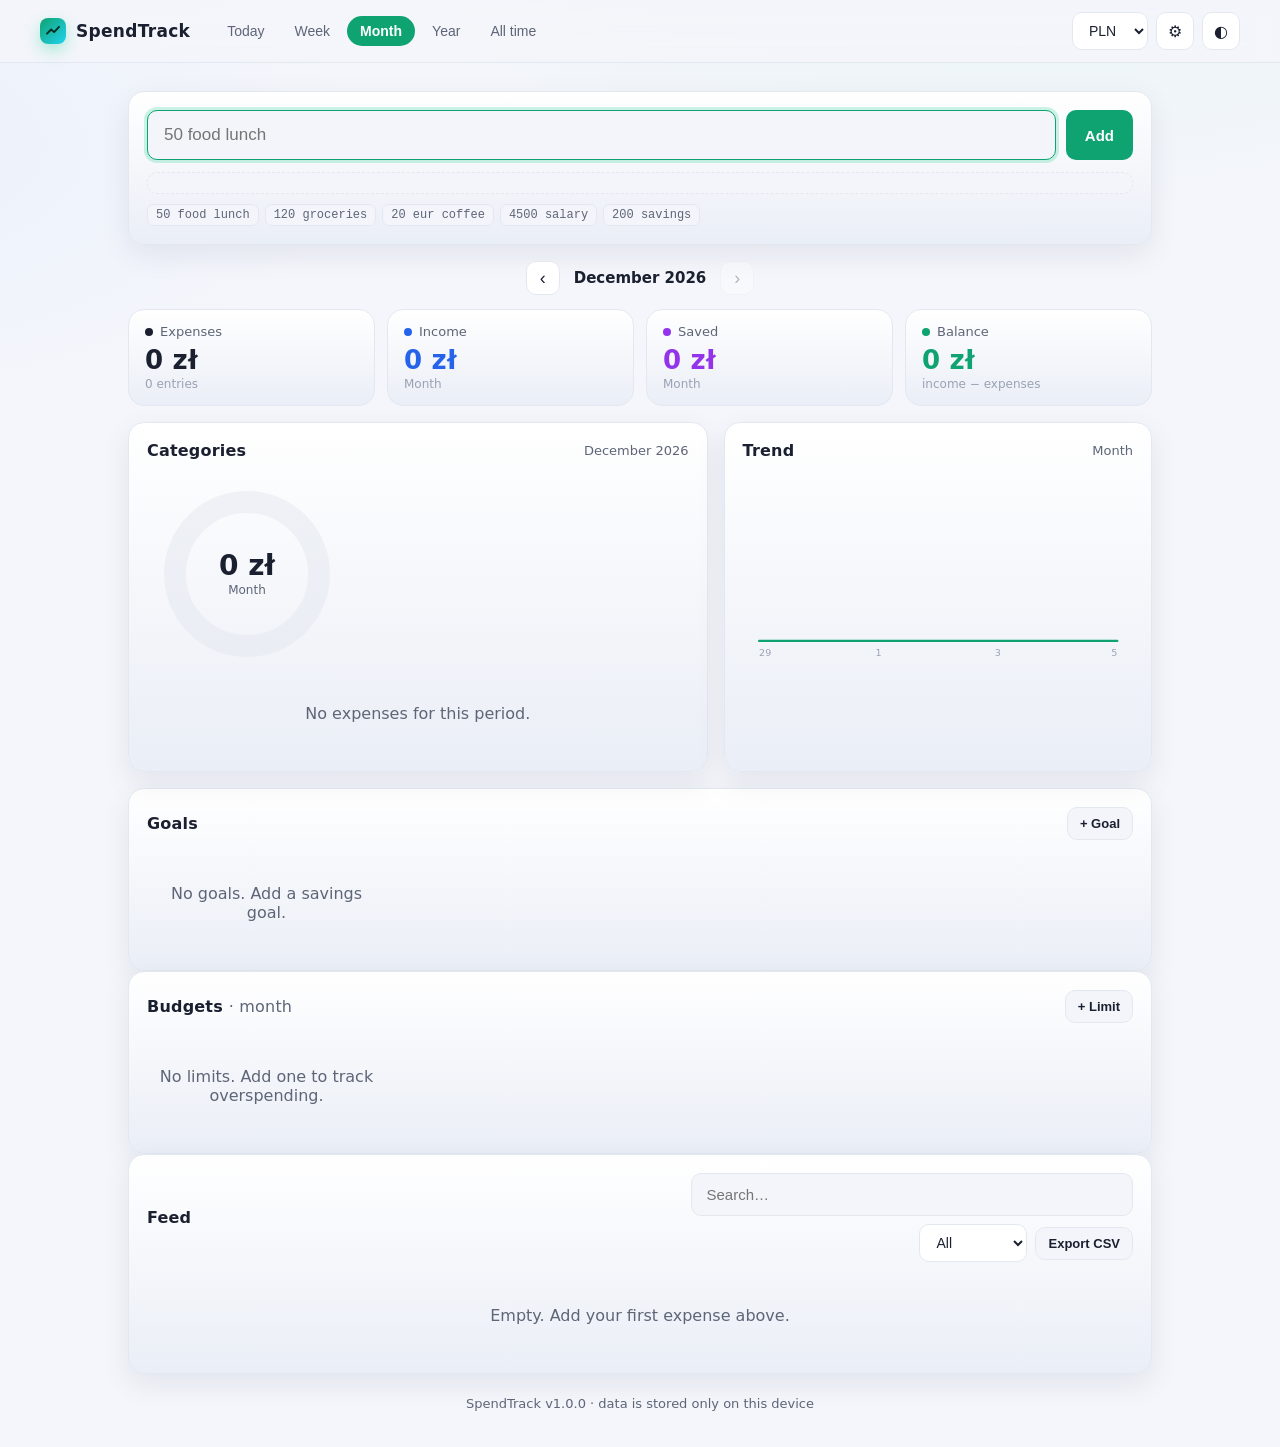
<file: web/static/index.html>
<!DOCTYPE html>
<html lang="en" data-theme="dark">
<head>
  <meta charset="utf-8" />
  <meta name="viewport" content="width=device-width, initial-scale=1, viewport-fit=cover" />
  <meta name="theme-color" content="#0f1115" />
  <title>SpendTrack</title>
  <link rel="icon" type="image/svg+xml" href="icons/favicon.svg" />
  <link rel="manifest" href="manifest.webmanifest" />
  <!-- установка как приложение (Android/iOS) -->
  <meta name="mobile-web-app-capable" content="yes" />
  <meta name="apple-mobile-web-app-capable" content="yes" />
  <meta name="apple-mobile-web-app-status-bar-style" content="black-translucent" />
  <meta name="apple-mobile-web-app-title" content="SpendTrack" />
  <link rel="apple-touch-icon" href="icons/apple-touch-icon.png" />
  <link rel="stylesheet" href="styles.css" />
</head>
<body>
  <!-- Шапка -->
  <header class="topbar">
    <div class="brand">
      <span class="logo" aria-hidden="true"></span>
      <span class="brand-name">SpendTrack</span>
    </div>
    <nav class="periods" id="periods" data-i18n-aria="period"></nav>
    <div class="topbar-actions">
      <select id="currency" class="select select--ghost" data-i18n-aria="currency" hidden></select>
      <button id="dataBtn" class="icon-btn" data-i18n-title="settings" data-i18n-aria="settings">⚙</button>
      <button id="themeToggle" class="icon-btn" data-i18n-title="theme" data-i18n-aria="theme">◐</button>
    </div>
  </header>

  <main class="container">
    <!-- Быстрый ввод -->
    <section class="composer card">
      <form id="addForm" autocomplete="off">
        <input id="addInput" class="input input--lg" data-i18n-ph="add_ph" autofocus
               data-i18n-aria="new_expense" />
        <button class="btn btn--primary" type="submit" data-i18n="add"></button>
      </form>
      <div id="preview" class="preview" hidden></div>
      <div class="hint" id="hint"></div>
    </section>

    <!-- Карточки итогов -->
    <section class="stats" id="stats"></section>

    <!-- Диаграмма + динамика -->
    <section class="grid-2">
      <div class="card chart-card">
        <div class="card-head">
          <h2 data-i18n="categories"></h2>
          <span class="period-label" id="chartPeriod"></span>
        </div>
        <div class="chart-body">
          <div class="donut-wrap">
            <svg id="donut" viewBox="0 0 200 200" role="img" data-i18n-aria="chart_aria"></svg>
          </div>
          <ul class="legend" id="legend"></ul>
        </div>
        <div class="empty" id="chartEmpty" data-i18n="chart_empty" hidden></div>
      </div>

      <div class="card trend-card">
        <div class="card-head"><h2 data-i18n="trend"></h2><span class="period-label" id="trendLabel"></span></div>
        <div id="trend" class="trend"></div>
      </div>
    </section>

    <!-- Инсайты -->
    <section class="card insights-card" id="insightsCard" hidden>
      <div class="card-head"><h2 data-i18n="ins_title"></h2></div>
      <div id="insights" class="insights"></div>
    </section>

    <!-- Цели накоплений -->
    <section class="card goals-card">
      <div class="card-head">
        <h2 data-i18n="goals"></h2>
        <button id="addGoalBtn" class="btn btn--ghost btn--sm" data-i18n="add_goal"></button>
      </div>
      <div id="goals" class="budgets"></div>
    </section>

    <!-- Бюджеты -->
    <section class="card budgets-card">
      <div class="card-head">
        <h2><span data-i18n="budgets"></span> <span class="muted">· <span data-i18n="month_lc"></span></span></h2>
        <button id="addBudgetBtn" class="btn btn--ghost btn--sm" data-i18n="add_limit"></button>
      </div>
      <div id="budgets" class="budgets"></div>
    </section>

    <!-- Лента -->
    <section class="card feed-card">
      <div class="card-head">
        <h2 data-i18n="feed"></h2>
        <div class="card-head-actions">
          <input id="feedSearch" type="search" class="input input--search" data-i18n-ph="search_ph" />
          <select id="feedKind" class="select select--ghost">
            <option value="" data-i18n="f_all"></option>
            <option value="expense" data-i18n="f_expense"></option>
            <option value="income" data-i18n="f_income"></option>
            <option value="savings" data-i18n="f_savings"></option>
          </select>
          <button id="exportBtn" type="button" class="btn btn--ghost btn--sm" data-i18n="export_csv"></button>
        </div>
      </div>
      <div id="feed" class="feed"></div>
      <div class="empty" id="feedEmpty" data-i18n="feed_empty" hidden></div>
    </section>

    <footer class="foot muted">
      SpendTrack <span id="version"></span> · <span data-i18n="footer"></span>
    </footer>
  </main>

  <!-- Модалка редактирования -->
  <div id="editModal" class="overlay hidden">
    <form id="editForm" class="modal card">
      <div class="card-head"><h2><span data-i18n="record"></span> <span id="editId" class="muted"></span></h2>
        <button type="button" class="icon-btn" id="editClose" data-i18n-aria="close">✕</button></div>
      <label class="field"><span data-i18n="amount"></span>
        <input id="editAmount" class="input" type="number" step="0.01" min="0" /></label>
      <label class="field"><span data-i18n="currency"></span>
        <select id="editCurrency" class="select"></select></label>
      <label class="field"><span data-i18n="type"></span>
        <select id="editKind" class="select">
          <option value="expense" data-i18n="t_expense"></option>
          <option value="income" data-i18n="t_income"></option>
          <option value="savings" data-i18n="t_savings"></option>
        </select></label>
      <label class="field"><span data-i18n="category"></span>
        <select id="editCategory" class="select"></select></label>
      <label class="field"><span data-i18n="note"></span>
        <input id="editNote" class="input" /></label>
      <label class="field"><span data-i18n="datetime"></span>
        <input id="editDate" class="input" type="datetime-local" /></label>
      <div class="modal-actions">
        <button type="button" class="btn btn--danger" id="editDelete" data-i18n="delete"></button>
        <button type="submit" class="btn btn--primary" data-i18n="save"></button>
      </div>
    </form>
  </div>

  <!-- Модалка бюджета -->
  <div id="budgetModal" class="overlay hidden">
    <form id="budgetForm" class="modal card modal--sm">
      <div class="card-head"><h2 data-i18n="limit_title"></h2>
        <button type="button" class="icon-btn" id="budgetClose" data-i18n-aria="close">✕</button></div>
      <label class="field"><span data-i18n="category"></span>
        <select id="budgetCategory" class="select"></select></label>
      <label class="field"><span data-i18n="limit_month"></span>
        <input id="budgetLimit" class="input" type="number" step="1" min="0" placeholder="900" /></label>
      <div class="modal-actions">
        <button type="button" class="btn btn--danger" id="budgetDelete" data-i18n="remove"></button>
        <button type="submit" class="btn btn--primary" data-i18n="save"></button>
      </div>
    </form>
  </div>

  <!-- Модалка цели -->
  <div id="goalModal" class="overlay hidden">
    <form id="goalForm" class="modal card modal--sm">
      <div class="card-head"><h2 data-i18n="goal_title"></h2>
        <button type="button" class="icon-btn" id="goalClose" data-i18n-aria="close">✕</button></div>
      <label class="field"><span data-i18n="goal_name"></span>
        <input id="goalName" class="input" maxlength="60" data-i18n-ph="goal_name_ph" /></label>
      <label class="field"><span data-i18n="goal_target"></span>
        <input id="goalTarget" class="input" type="number" step="1" min="0" placeholder="5000" /></label>
      <label class="field"><span data-i18n="goal_saved"></span>
        <input id="goalSaved" class="input" type="number" step="1" min="0" placeholder="0" /></label>
      <div class="modal-actions">
        <button type="button" class="btn btn--danger" id="goalDelete" data-i18n="delete"></button>
        <button type="submit" class="btn btn--primary" data-i18n="save"></button>
      </div>
    </form>
  </div>

  <!-- Данные и настройки -->
  <div id="dataModal" class="overlay hidden">
    <form id="dataForm" class="modal card" onsubmit="return false">
      <div class="card-head"><h2 data-i18n="settings"></h2>
        <button type="button" class="icon-btn" id="dataClose" data-i18n-aria="close">✕</button></div>
      <div id="dataBody" class="bank-body"></div>
    </form>
  </div>

  <!-- Своё подтверждение (вместо системного confirm) -->
  <div id="confirmModal" class="overlay hidden">
    <div class="modal card modal--sm">
      <div class="card-head"><h2 data-i18n="confirm_title"></h2></div>
      <p id="confirmText" class="muted"></p>
      <div class="modal-actions">
        <button type="button" class="btn btn--ghost" id="confirmCancel" data-i18n="cancel"></button>
        <button type="button" class="btn btn--danger" id="confirmOk" data-i18n="delete"></button>
      </div>
    </div>
  </div>

  <div id="toast" class="toast" role="status" aria-live="polite"></div>
  <script src="core.js"></script>
  <script src="i18n.js"></script>
  <script src="store.js"></script>
  <script src="localapi.js"></script>
  <script src="app.js"></script>
</body>
</html>
</file>
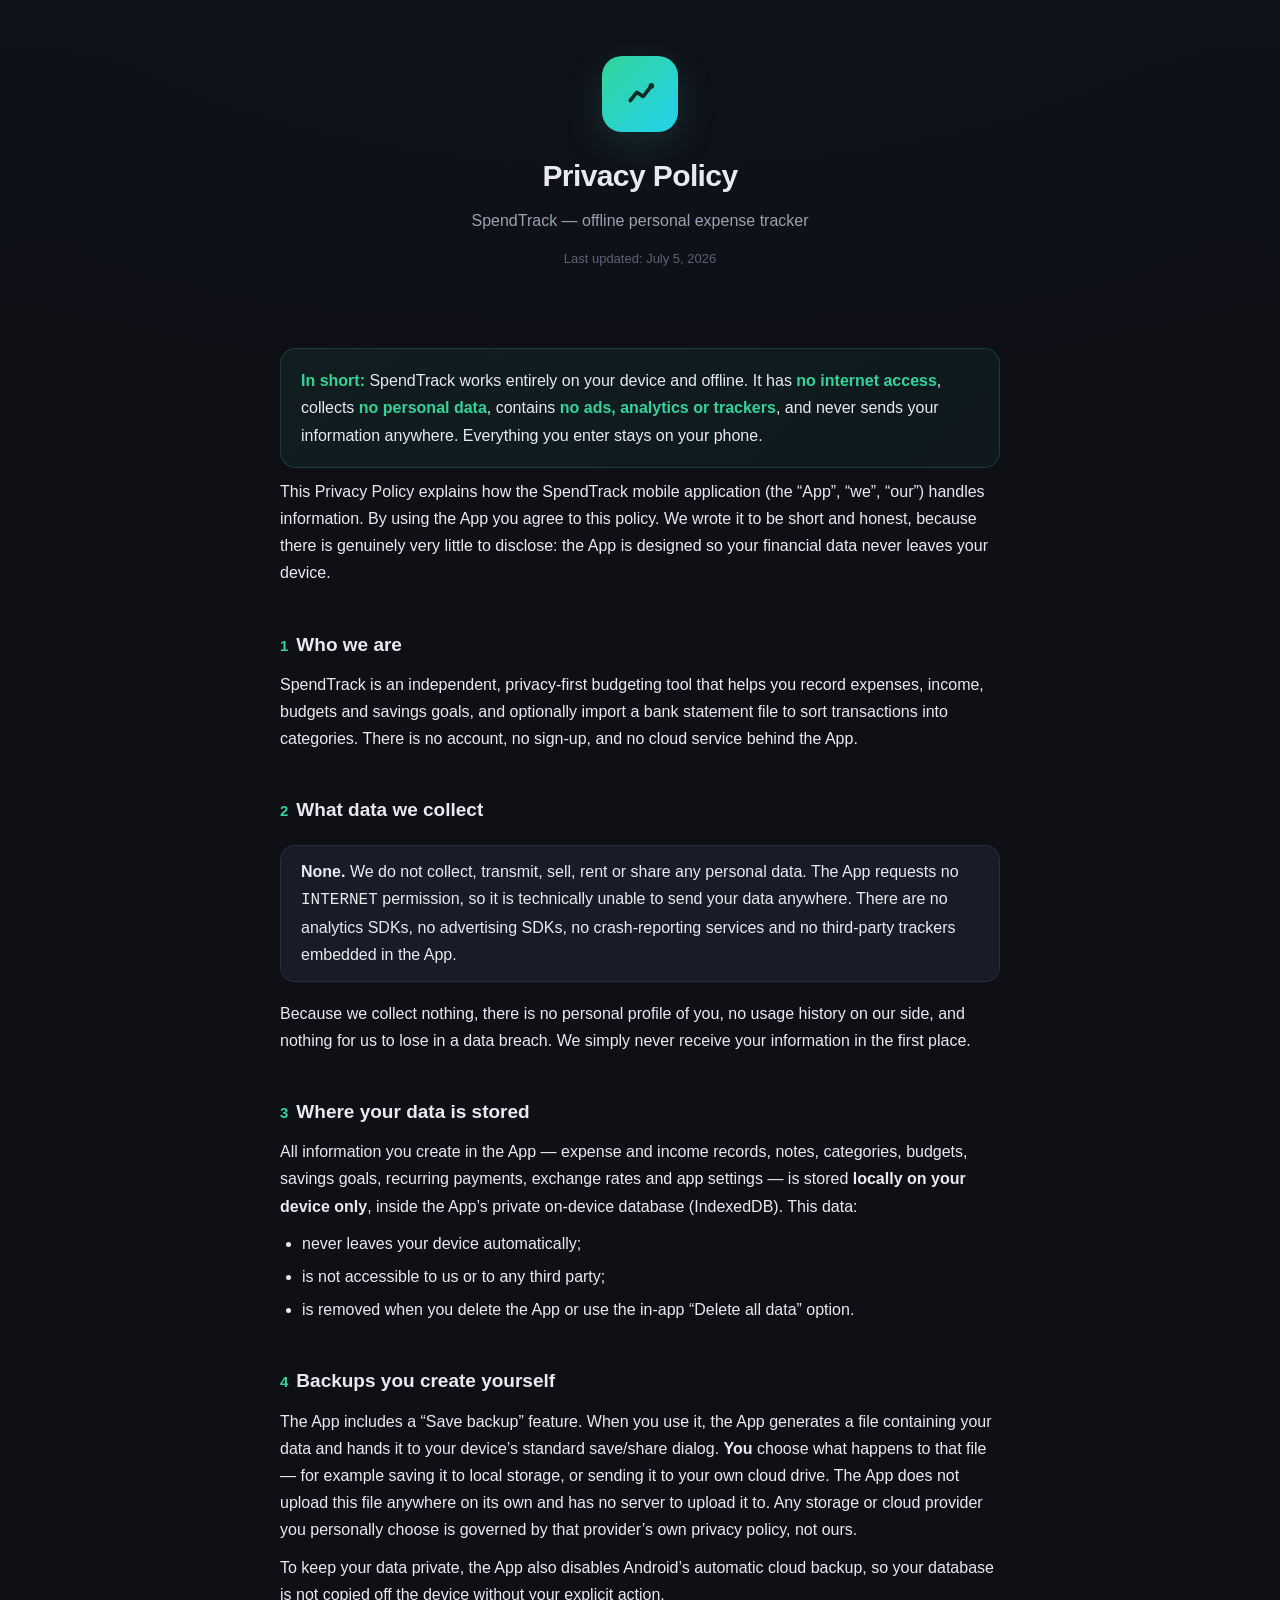
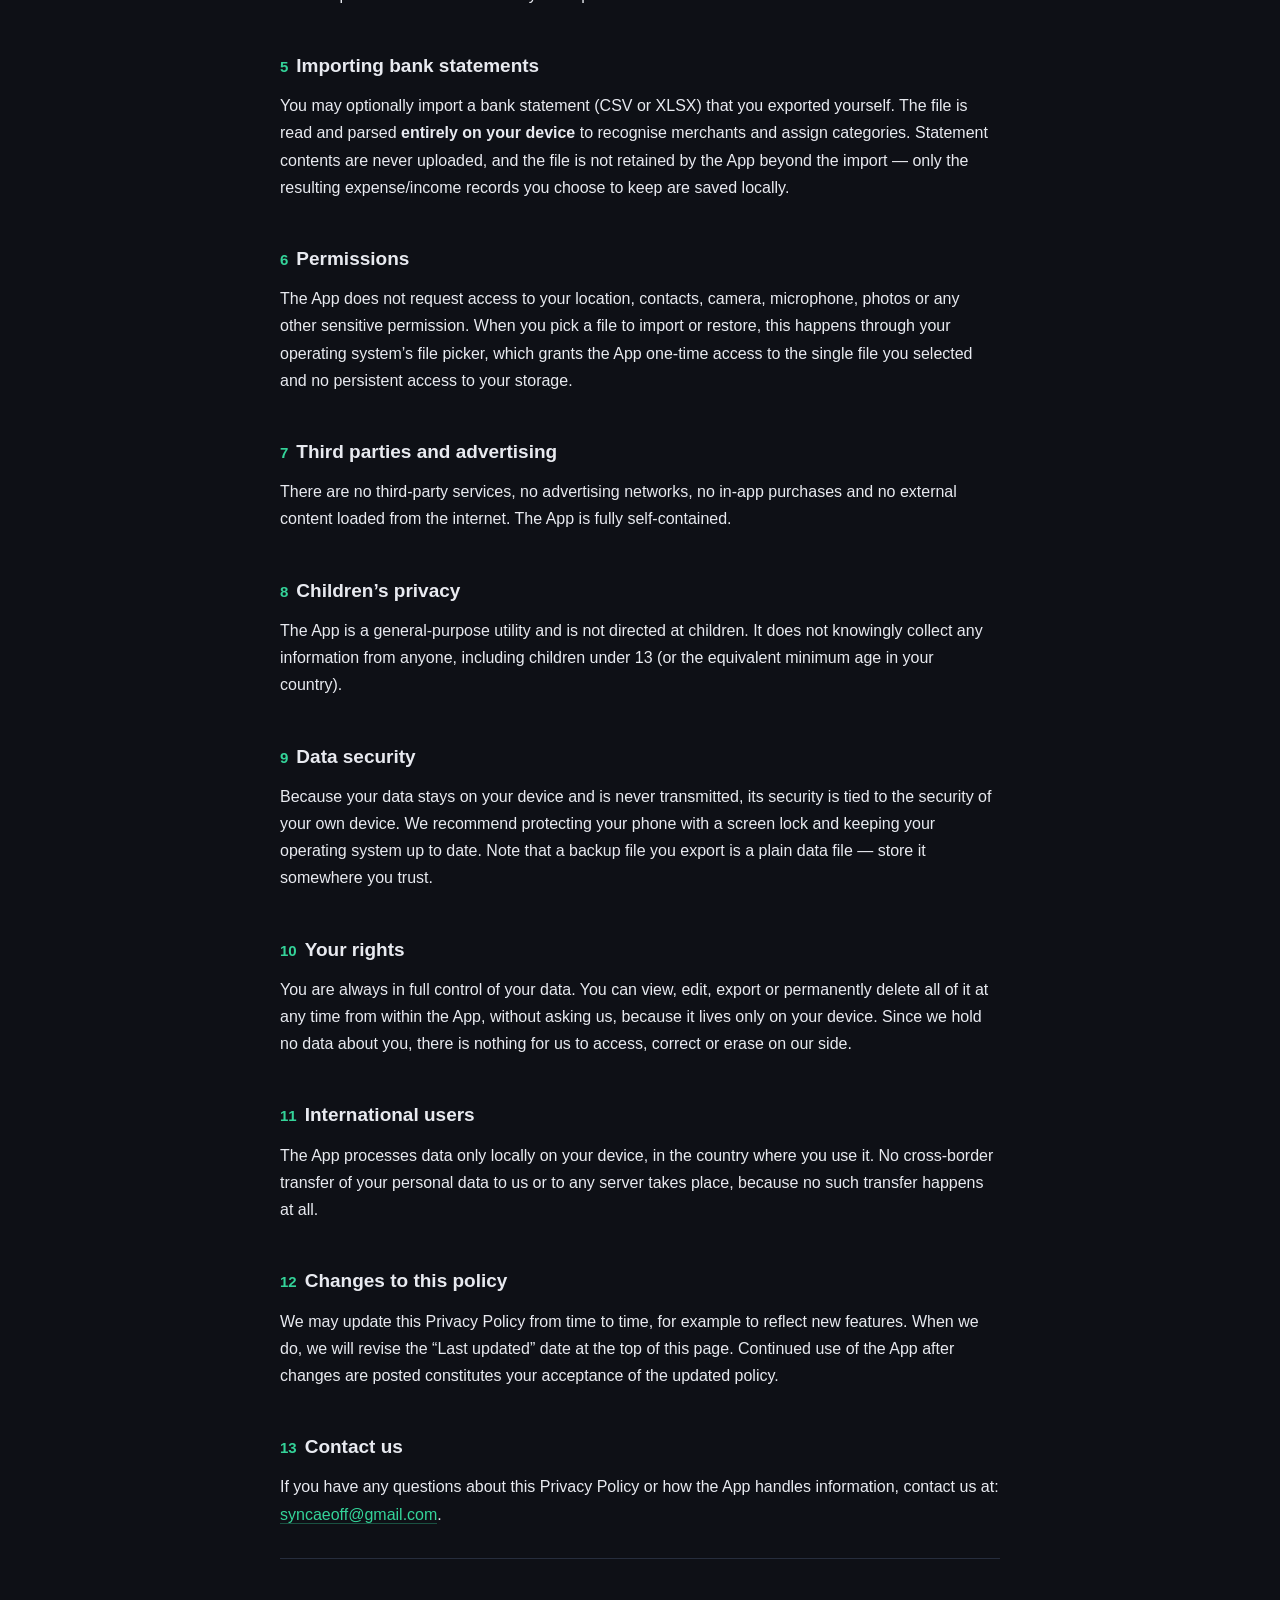
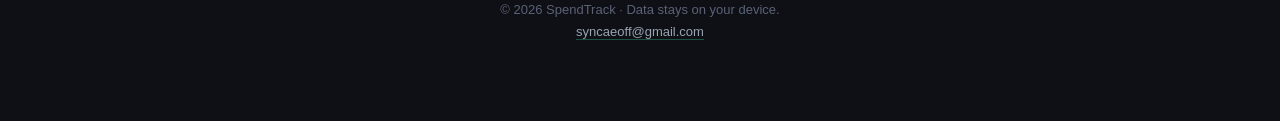
<file: web/static/privacy.html>
<!DOCTYPE html>
<html lang="en">
<head>
  <meta charset="utf-8" />
  <meta name="viewport" content="width=device-width, initial-scale=1" />
  <meta name="color-scheme" content="dark light" />
  <title>SpendTrack — Privacy Policy</title>
  <meta name="description" content="SpendTrack is an offline, on-device expense tracker. It collects no data, has no internet access, no ads and no trackers." />
  <style>
    :root{
      --bg:#0e1016; --panel:#171c28; --panel-2:#1d2330; --line:#262d3d;
      --text:#e8eaf0; --muted:#9aa3b2; --faint:#5b6276; --brand:#34d399; --brand2:#22d3ee;
    }
    *{box-sizing:border-box}
    html{-webkit-text-size-adjust:100%}
    body{
      margin:0; background:radial-gradient(1200px 600px at 50% -200px, #16233020, transparent), var(--bg);
      color:var(--text); font:16px/1.7 -apple-system,BlinkMacSystemFont,"Segoe UI",Roboto,Helvetica,Arial,sans-serif;
    }
    .wrap{max-width:760px; margin:0 auto; padding:0 20px 80px}
    header.hero{
      text-align:center; padding:56px 20px 40px;
      background:linear-gradient(180deg, #12182420, transparent);
    }
    .logo{
      width:76px; height:76px; border-radius:20px; margin:0 auto 18px;
      background:linear-gradient(135deg,var(--brand),var(--brand2));
      display:flex; align-items:center; justify-content:center; box-shadow:0 12px 40px #34d39926;
    }
    .logo svg{width:52px; height:52px}
    h1{font-size:30px; margin:0 0 6px; letter-spacing:-.02em}
    .sub{color:var(--muted); margin:0}
    .updated{color:var(--faint); font-size:13px; margin-top:14px}
    .tldr{
      background:linear-gradient(135deg,#34d39912,#22d3ee0c);
      border:1px solid #34d39933; border-radius:16px; padding:18px 20px; margin:28px 0 8px;
    }
    .tldr b{color:var(--brand)}
    h2{font-size:19px; margin:34px 0 10px; padding-top:8px}
    h2 .n{color:var(--brand); font-variant-numeric:tabular-nums; margin-right:8px; font-size:15px}
    p{margin:10px 0}
    ul{margin:10px 0; padding-left:22px}
    li{margin:6px 0}
    a{color:var(--brand); text-decoration:none; border-bottom:1px solid #34d39955}
    a:hover{border-bottom-color:var(--brand)}
    .card{background:var(--panel); border:1px solid var(--line); border-radius:14px; padding:2px 20px; margin:18px 0}
    hr{border:0; border-top:1px solid var(--line); margin:30px 0}
    .muted{color:var(--muted)}
    footer{color:var(--faint); font-size:13px; text-align:center; margin-top:40px}
    footer a{color:var(--muted)}
    @media (max-width:520px){ h1{font-size:25px} header.hero{padding:40px 16px 28px} }
  </style>
</head>
<body>
  <header class="hero">
    <div class="logo" aria-hidden="true">
      <svg viewBox="0 0 64 64" xmlns="http://www.w3.org/2000/svg">
        <path d="M20 40 L28 30 L36 35 L46 22" fill="none" stroke="#052e22" stroke-width="4.5" stroke-linecap="round" stroke-linejoin="round"/>
        <circle cx="46" cy="22" r="3.4" fill="#052e22"/>
      </svg>
    </div>
    <h1>Privacy Policy</h1>
    <p class="sub">SpendTrack — offline personal expense tracker</p>
    <p class="updated">Last updated: July 5, 2026</p>
  </header>

  <main class="wrap">
    <div class="tldr">
      <b>In short:</b> SpendTrack works entirely on your device and offline. It has
      <b>no internet access</b>, collects <b>no personal data</b>, contains
      <b>no ads, analytics or trackers</b>, and never sends your information anywhere.
      Everything you enter stays on your phone.
    </div>

    <p>This Privacy Policy explains how the SpendTrack mobile application (the
    “App”, “we”, “our”) handles information. By using the App you agree to this
    policy. We wrote it to be short and honest, because there is genuinely very
    little to disclose: the App is designed so your financial data never leaves
    your device.</p>

    <h2><span class="n">1</span>Who we are</h2>
    <p>SpendTrack is an independent, privacy-first budgeting tool that helps you
    record expenses, income, budgets and savings goals, and optionally import a
    bank statement file to sort transactions into categories. There is no account,
    no sign-up, and no cloud service behind the App.</p>

    <h2><span class="n">2</span>What data we collect</h2>
    <div class="card">
      <p><b>None.</b> We do not collect, transmit, sell, rent or share any personal
      data. The App requests no <code>INTERNET</code> permission, so it is
      technically unable to send your data anywhere. There are no analytics SDKs,
      no advertising SDKs, no crash-reporting services and no third-party trackers
      embedded in the App.</p>
    </div>
    <p>Because we collect nothing, there is no personal profile of you, no usage
    history on our side, and nothing for us to lose in a data breach. We simply
    never receive your information in the first place.</p>

    <h2><span class="n">3</span>Where your data is stored</h2>
    <p>All information you create in the App — expense and income records, notes,
    categories, budgets, savings goals, recurring payments, exchange rates and app
    settings — is stored <b>locally on your device only</b>, inside the App’s
    private on-device database (IndexedDB). This data:</p>
    <ul>
      <li>never leaves your device automatically;</li>
      <li>is not accessible to us or to any third party;</li>
      <li>is removed when you delete the App or use the in-app “Delete all data” option.</li>
    </ul>

    <h2><span class="n">4</span>Backups you create yourself</h2>
    <p>The App includes a “Save backup” feature. When you use it, the App generates
    a file containing your data and hands it to your device’s standard save/share
    dialog. <b>You</b> choose what happens to that file — for example saving it to
    local storage, or sending it to your own cloud drive. The App does not upload
    this file anywhere on its own and has no server to upload it to. Any storage or
    cloud provider you personally choose is governed by that provider’s own privacy
    policy, not ours.</p>
    <p>To keep your data private, the App also disables Android’s automatic cloud
    backup, so your database is not copied off the device without your explicit
    action.</p>

    <h2><span class="n">5</span>Importing bank statements</h2>
    <p>You may optionally import a bank statement (CSV or XLSX) that you exported
    yourself. The file is read and parsed <b>entirely on your device</b> to
    recognise merchants and assign categories. Statement contents are never
    uploaded, and the file is not retained by the App beyond the import — only the
    resulting expense/income records you choose to keep are saved locally.</p>

    <h2><span class="n">6</span>Permissions</h2>
    <p>The App does not request access to your location, contacts, camera,
    microphone, photos or any other sensitive permission. When you pick a file to
    import or restore, this happens through your operating system’s file picker,
    which grants the App one-time access to the single file you selected and no
    persistent access to your storage.</p>

    <h2><span class="n">7</span>Third parties and advertising</h2>
    <p>There are no third-party services, no advertising networks, no in-app
    purchases and no external content loaded from the internet. The App is fully
    self-contained.</p>

    <h2><span class="n">8</span>Children’s privacy</h2>
    <p>The App is a general-purpose utility and is not directed at children. It does
    not knowingly collect any information from anyone, including children under 13
    (or the equivalent minimum age in your country).</p>

    <h2><span class="n">9</span>Data security</h2>
    <p>Because your data stays on your device and is never transmitted, its security
    is tied to the security of your own device. We recommend protecting your phone
    with a screen lock and keeping your operating system up to date. Note that a
    backup file you export is a plain data file — store it somewhere you trust.</p>

    <h2><span class="n">10</span>Your rights</h2>
    <p>You are always in full control of your data. You can view, edit, export or
    permanently delete all of it at any time from within the App, without asking us,
    because it lives only on your device. Since we hold no data about you, there is
    nothing for us to access, correct or erase on our side.</p>

    <h2><span class="n">11</span>International users</h2>
    <p>The App processes data only locally on your device, in the country where you
    use it. No cross-border transfer of your personal data to us or to any server
    takes place, because no such transfer happens at all.</p>

    <h2><span class="n">12</span>Changes to this policy</h2>
    <p>We may update this Privacy Policy from time to time, for example to reflect
    new features. When we do, we will revise the “Last updated” date at the top of
    this page. Continued use of the App after changes are posted constitutes your
    acceptance of the updated policy.</p>

    <h2><span class="n">13</span>Contact us</h2>
    <p>If you have any questions about this Privacy Policy or how the App handles
    information, contact us at:
    <a href="mailto:syncaeoff@gmail.com">syncaeoff@gmail.com</a>.</p>

    <hr />
    <footer>
      © 2026 SpendTrack · Data stays on your device.<br />
      <a href="mailto:syncaeoff@gmail.com">syncaeoff@gmail.com</a>
    </footer>
  </main>
</body>
</html>
</file>
<file: web/static/styles.css>
/* Оформление SpendTrack. По умолчанию тёмная тема, светлая — по кнопке. */

:root {
  --bg: #0e1016;
  --bg-soft: #141823;
  --panel: #171c28;
  --panel-2: #1d2330;
  --line: #262d3d;
  --text: #e8eaf0;
  --muted: #8b92a6;
  --faint: #5b6276;
  --brand: #34d399;        /* зелёный «деньги» */
  --brand-ink: #052e22;
  --income: #60a5fa;
  --savings: #c084fc;
  --danger: #f87171;
  --warn: #fbbf24;
  --shadow: 0 10px 30px rgba(0,0,0,.35);
  --radius: 16px;
  --radius-sm: 10px;
  --ring: 0 0 0 3px rgba(52,211,153,.25);
}

:root[data-theme="light"] {
  --bg: #f4f6fb;
  --bg-soft: #eaeef6;
  --panel: #ffffff;
  --panel-2: #f3f5fa;
  --line: #e3e8f0;
  --text: #1a2030;
  --muted: #5d6577;
  --faint: #9aa2b4;
  --brand: #0ea371;
  --brand-ink: #ffffff;
  --income: #2563eb;
  --savings: #9333ea;
  --danger: #dc2626;
  --warn: #d97706;
  --shadow: 0 10px 30px rgba(20,30,60,.08);
}

* { box-sizing: border-box; }
html, body {
  margin: 0; padding: 0;
  width: 100%; max-width: 100%;
  /* iOS: запрещаем горизонтальный свайп/«резинку» — страница не должна ездить вбок */
  overflow-x: hidden;
  overscroll-behavior-x: none;
}
body {
  font-family: system-ui, -apple-system, "Segoe UI", Roboto, "Helvetica Neue", Arial, sans-serif;
  background:
    radial-gradient(1200px 600px at 80% -10%, rgba(52,211,153,.07), transparent 60%),
    radial-gradient(900px 500px at -10% 10%, rgba(96,165,250,.06), transparent 55%),
    var(--bg);
  color: var(--text);
  min-height: 100vh;
  position: relative;
  /* по горизонтали — только pinch-zoom, без панорамирования пальцем вбок */
  touch-action: pan-y pinch-zoom;
  -webkit-font-smoothing: antialiased;
}
h1, h2 { margin: 0; font-weight: 650; }
h2 { font-size: 16px; letter-spacing: .2px; }
a { color: inherit; }
code { font-family: ui-monospace, "SF Mono", Menlo, Consolas, monospace; }

/* Topbar */
.topbar {
  position: sticky; top: 0; z-index: 20;
  display: flex; align-items: center; gap: 16px;
  /* доп. отступ сверху под «чёлку»/Dynamic Island на iOS (safe-area) */
  padding: calc(12px + env(safe-area-inset-top)) clamp(14px, 4vw, 40px) 12px;
  background: color-mix(in srgb, var(--bg) 82%, transparent);
  backdrop-filter: blur(14px);
  border-bottom: 1px solid var(--line);
}
.brand { display: flex; align-items: center; gap: 10px; font-weight: 700; font-size: 17px; }
.brand-name { letter-spacing: .3px; }
.logo {
  width: 26px; height: 26px; border-radius: 8px; flex: none;
  background:
    url("data:image/svg+xml,%3Csvg xmlns='http://www.w3.org/2000/svg' viewBox='0 0 24 24'%3E%3Cpath d='M4 15.5 L9.5 10 L13.5 13.5 L20 6.5' fill='none' stroke='%23052e22' stroke-width='2.6' stroke-linecap='round' stroke-linejoin='round'/%3E%3C/svg%3E") center / 68% no-repeat,
    linear-gradient(135deg, var(--brand), #22d3ee);
  box-shadow: 0 6px 16px rgba(52,211,153,.4);
}
.brand--big { font-size: 22px; }
.brand--big .logo { width: 34px; height: 34px; }

.periods { display: flex; gap: 4px; margin: 0 auto 0 8px; flex-wrap: wrap; }
.periods button {
  border: 0; background: transparent; color: var(--muted);
  padding: 7px 13px; border-radius: 999px; cursor: pointer; font-size: 14px;
  transition: background .15s, color .15s;
}
.periods button:hover { color: var(--text); background: var(--panel-2); }
.periods button.active { color: var(--brand-ink); background: var(--brand); font-weight: 600; }
:root[data-theme="light"] .periods button.active { color: #fff; }

.topbar-actions { display: flex; align-items: center; gap: 8px; }
.icon-btn {
  width: 38px; height: 38px; border-radius: 10px; border: 1px solid var(--line);
  background: var(--panel); color: var(--text); cursor: pointer; font-size: 16px;
  display: grid; place-items: center; transition: background .15s, transform .1s;
}
.icon-btn:hover { background: var(--panel-2); }
.icon-btn:active { transform: scale(.94); }
.icon-btn.spin { animation: spin .8s linear infinite; pointer-events: none; color: var(--brand); }
@keyframes spin { to { transform: rotate(360deg); } }

/* Layout */
.container {
  max-width: 1080px; margin: 0 auto; padding: clamp(14px, 3vw, 28px);
  padding-bottom: calc(clamp(14px, 3vw, 28px) + env(safe-area-inset-bottom));
}
.card {
  background: linear-gradient(180deg, var(--panel), var(--bg-soft));
  border: 1px solid var(--line); border-radius: var(--radius);
  padding: 18px; box-shadow: var(--shadow);
}
.card-head { display: flex; align-items: center; justify-content: space-between; margin-bottom: 14px; gap: 10px; }
.card-head-actions { display: flex; align-items: center; gap: 8px; flex-wrap: wrap; justify-content: flex-end; }
.input--search { width: 150px; padding: 7px 12px; font-size: 13px; }
@media (max-width: 560px) { .input--search { width: 100%; order: -1; } }
.muted { color: var(--muted); font-weight: 500; }
.period-label { color: var(--muted); font-size: 13px; }

/* Composer */
.composer { margin-bottom: 16px; }
#addForm { display: flex; gap: 10px; }
.input {
  width: 100%; background: var(--panel-2); border: 1px solid var(--line);
  color: var(--text); border-radius: var(--radius-sm); padding: 12px 14px; font-size: 15px;
  outline: none; transition: border-color .15s, box-shadow .15s;
}
.input:focus { border-color: var(--brand); box-shadow: var(--ring); }
.input--lg { font-size: 17px; padding: 14px 16px; }
.select {
  background: var(--panel-2); border: 1px solid var(--line); color: var(--text);
  border-radius: var(--radius-sm); padding: 9px 12px; font-size: 14px; outline: none; cursor: pointer;
}
.select--ghost { background: var(--panel); }
.btn {
  border: 1px solid transparent; border-radius: var(--radius-sm); padding: 12px 18px;
  font-size: 15px; font-weight: 600; cursor: pointer; white-space: nowrap;
  transition: transform .08s, filter .15s, background .15s; text-decoration: none; display: inline-flex;
  align-items: center; gap: 6px;
}
.btn:active { transform: translateY(1px); }
.btn--primary { background: var(--brand); color: var(--brand-ink); }
:root[data-theme="light"] .btn--primary { color: #fff; }
.btn--primary:hover { filter: brightness(1.07); }
.btn--ghost { background: var(--panel-2); color: var(--text); border-color: var(--line); }
.btn--ghost:hover { background: var(--line); }
.btn--danger { background: transparent; color: var(--danger); border-color: color-mix(in srgb, var(--danger) 40%, transparent); }
.btn--danger:hover { background: color-mix(in srgb, var(--danger) 14%, transparent); }
.btn--sm { padding: 8px 12px; font-size: 13px; }

.preview {
  margin-top: 12px; display: flex; align-items: center; gap: 10px; flex-wrap: wrap;
  padding: 10px 12px; background: var(--panel-2); border: 1px dashed var(--line); border-radius: var(--radius-sm);
  animation: pop .18s ease;
}
.preview.error { border-color: color-mix(in srgb, var(--danger) 50%, transparent); color: var(--danger); }
.chip {
  display: inline-flex; align-items: center; gap: 6px; padding: 4px 10px; border-radius: 999px;
  background: var(--panel); border: 1px solid var(--line); font-size: 13px; font-weight: 600;
}
.chip .dot { width: 9px; height: 9px; border-radius: 50%; }
.preview .amount { font-size: 16px; font-weight: 700; }
.preview .muted-note { color: var(--muted); }
.hint { margin-top: 10px; display: flex; gap: 6px; flex-wrap: wrap; }
.hint code {
  background: var(--panel-2); border: 1px solid var(--line); color: var(--muted);
  padding: 3px 8px; border-radius: 7px; font-size: 12px; cursor: pointer;
}
.hint code:hover { color: var(--text); border-color: var(--brand); }

/* Stats */
.insights { display: grid; grid-template-columns: repeat(3, 1fr); gap: 12px; }
@media (max-width: 560px) { .insights { grid-template-columns: 1fr; } }
.insight { background: var(--panel-2); border: 1px solid var(--line); border-radius: var(--radius-sm); padding: 12px 14px; }
.ins-v { font-size: 18px; font-weight: 750; }
.ins-l { color: var(--muted); font-size: 12px; margin-top: 2px; }
.delta { font-weight: 700; }
.delta.up { color: var(--danger); }
.delta.down { color: var(--brand); }
.period-nav { display: flex; align-items: center; justify-content: center; gap: 14px; margin-bottom: 14px; }
.pn-title { font-weight: 650; font-size: 15px; min-width: 130px; text-align: center; }
.pn-arrow {
  width: 34px; height: 34px; border-radius: 10px; background: var(--panel);
  border: 1px solid var(--line); color: var(--text); cursor: pointer; font-size: 18px; line-height: 1;
}
.pn-arrow:hover:not(:disabled) { border-color: var(--brand); }
.pn-arrow:disabled { opacity: 0.3; cursor: default; }
.stats { display: grid; grid-template-columns: repeat(4, 1fr); gap: 12px; margin-bottom: 16px; }
.stat {
  background: linear-gradient(180deg, var(--panel), var(--bg-soft));
  border: 1px solid var(--line); border-radius: var(--radius); padding: 14px 16px;
}
.stat .label { color: var(--muted); font-size: 13px; display: flex; align-items: center; gap: 7px; }
.stat .value { font-size: clamp(20px, 2.4vw, 26px); font-weight: 750; margin-top: 6px; letter-spacing: .2px; }
.stat .sub { color: var(--faint); font-size: 12px; margin-top: 2px; }
.stat .label .pin { width: 8px; height: 8px; border-radius: 50%; }
.stat--expense .value { color: var(--text); }
.stat--income .value { color: var(--income); }
.stat--savings .value { color: var(--savings); }
.stat--balance .value { color: var(--brand); }

/* Grid */
.grid-2 { display: grid; grid-template-columns: 1.15fr .85fr; gap: 16px; margin-bottom: 16px; }
.chart-body { display: flex; gap: 18px; align-items: center; }
.donut-wrap { position: relative; width: 200px; height: 200px; flex: none; }
#donut { width: 200px; height: 200px; transform: rotate(-90deg); }
#donut circle { fill: none; stroke-width: 22; transition: stroke-dasharray .7s cubic-bezier(.22,1,.36,1), opacity .15s; }
#donut .track { stroke: var(--line); stroke-width: 22; opacity: .5; }
.donut-center { position: absolute; inset: 0; display: grid; place-items: center; text-align: center; padding: 0 30px; }
.donut-center .total { font-size: 24px; font-weight: 800; line-height: 1.05; max-width: 100%; white-space: nowrap; }
.donut-center .cap { color: var(--muted); font-size: 12px; margin-top: 2px; }

.legend { list-style: none; margin: 0; padding: 0; flex: 1; display: flex; flex-direction: column; gap: 8px; min-width: 0; }
.legend li {
  display: grid; grid-template-columns: auto 1fr auto; align-items: center; gap: 10px;
  font-size: 14px; padding: 3px 4px; border-radius: 8px; cursor: pointer; transition: background .12s;
}
.legend li:hover { background: var(--panel-2); }
.legend li.active { background: var(--panel-2); box-shadow: inset 0 0 0 1px var(--brand); }
.feed-filter {
  display: inline-flex; align-items: center; gap: 8px; margin-bottom: 12px;
  padding: 6px 8px 6px 12px; background: var(--panel-2); border: 1px solid var(--line);
  border-radius: 999px; font-size: 13px; font-weight: 600;
}
.feed-filter .chip-x { font-size: 13px; }
.legend .dot { width: 11px; height: 11px; border-radius: 50%; flex: none; }
.legend .name { color: var(--text); overflow: hidden; text-overflow: ellipsis; white-space: nowrap; }
.legend .amt { color: var(--muted); font-variant-numeric: tabular-nums; }
.legend .pct { color: var(--faint); font-size: 12px; min-width: 38px; text-align: right; }

/* Trend — линейный график в стиле биржевых (крипто) графиков */
.trend { position: relative; height: 190px; padding: 6px 2px 2px; touch-action: pan-y; }
.trend-svg { display: block; width: 100%; height: 100%; overflow: visible; cursor: crosshair; }
.trend-line { fill: none; stroke: var(--brand); stroke-width: 2.2; stroke-linejoin: round; stroke-linecap: round; }
.trend-area { stroke: none; }
.trend-grid { stroke: var(--line); stroke-width: 1; stroke-dasharray: 2 5; opacity: .55; }
.trend-cross { stroke: var(--muted); stroke-width: 1; stroke-dasharray: 3 3; opacity: 0; transition: opacity .1s; }
.trend-hot { fill: var(--brand); stroke: var(--panel); stroke-width: 2.5; opacity: 0; transition: opacity .1s; }
.trend-axis { fill: var(--faint); font-size: 10px; font-variant-numeric: tabular-nums; }
.trend-tip {
  position: absolute; left: 0; top: 0; background: var(--panel); border: 1px solid var(--line);
  border-radius: 10px; padding: 6px 10px; white-space: nowrap; pointer-events: none; opacity: 0;
  transition: opacity .1s; box-shadow: var(--shadow); z-index: 6; transform: translate(-50%, calc(-100% - 12px));
}
.trend-tip .tv { font-weight: 750; font-size: 13px; font-variant-numeric: tabular-nums; }
.trend-tip .tp { color: var(--muted); font-size: 11px; margin-top: 1px; }
.trend.show-hover .trend-cross, .trend.show-hover .trend-hot, .trend.show-hover .trend-tip { opacity: 1; }

/* Budgets */
.budgets { display: grid; grid-template-columns: repeat(auto-fill, minmax(230px, 1fr)); gap: 12px; }
.budget {
  background: var(--panel-2); border: 1px solid var(--line); border-radius: var(--radius-sm);
  padding: 12px 14px; cursor: pointer; transition: border-color .15s;
}
.budget:hover { border-color: var(--brand); }
.budget .top { display: flex; justify-content: space-between; align-items: baseline; margin-bottom: 8px; }
.budget .cat { font-weight: 600; display: flex; align-items: center; gap: 8px; }
.budget .nums { color: var(--muted); font-size: 13px; font-variant-numeric: tabular-nums; }
.budget .bar { height: 8px; background: var(--line); border-radius: 999px; overflow: hidden; }
.budget .fill { height: 100%; border-radius: 999px; transition: width .6s cubic-bezier(.22,1,.36,1); background: var(--brand); }
.budget.over .fill { background: var(--danger); }
.budget.warn .fill { background: var(--warn); }
.budget .pct { font-size: 12px; color: var(--faint); margin-top: 6px; }
.budget.over .pct { color: var(--danger); }
.budget.done { border-color: color-mix(in srgb, var(--brand) 55%, var(--line)); }
.budget.done .fill { background: var(--brand); }
.budgets { display: grid; gap: 10px; }

/* Feed */
.feed { display: flex; flex-direction: column; gap: 4px; }
.day-group { margin-top: 8px; }
.day-head {
  display: flex; justify-content: space-between; align-items: baseline;
  padding: 10px 6px 6px; border-bottom: 1px solid var(--line); position: sticky;
}
.day-head .date { font-weight: 650; }
.day-head .dow { color: var(--faint); font-weight: 400; font-size: 13px; margin-left: 6px; }
.day-head .sum { color: var(--muted); font-variant-numeric: tabular-nums; }
.row {
  display: grid; grid-template-columns: 44px 52px 1fr auto auto; align-items: center; gap: 10px;
  padding: 9px 6px; border-radius: 8px; transition: background .12s;
}
.row:hover { background: var(--panel-2); }
.row .id { color: var(--faint); font-size: 12px; font-variant-numeric: tabular-nums; }
.row .time { color: var(--muted); font-size: 13px; font-variant-numeric: tabular-nums; }
.row .body { min-width: 0; display: flex; align-items: center; gap: 9px; }
.row .cat { display: inline-flex; align-items: center; gap: 7px; font-weight: 550; white-space: nowrap; }
.row .cat .dot { width: 9px; height: 9px; border-radius: 50%; flex: none; }
.row .note { color: var(--muted); overflow: hidden; text-overflow: ellipsis; white-space: nowrap; }
.row .amt { font-weight: 650; font-variant-numeric: tabular-nums; white-space: nowrap; }
.row.income .amt { color: var(--income); }
.row.savings .amt { color: var(--savings); }
.row .del {
  opacity: 0; border: 0; background: transparent; color: var(--faint); cursor: pointer;
  font-size: 16px; width: 26px; height: 26px; border-radius: 7px; transition: opacity .12s, color .12s, background .12s;
}
.row:hover .del { opacity: 1; }
.row .del:hover { color: var(--danger); background: color-mix(in srgb, var(--danger) 14%, transparent); }
.kind-badge { font-size: 10px; text-transform: uppercase; letter-spacing: .5px; color: var(--faint);
  border: 1px solid var(--line); border-radius: 6px; padding: 1px 5px; }

.empty { text-align: center; color: var(--muted); padding: 30px 10px; }
.foot { text-align: center; padding: 22px 0 8px; font-size: 13px; }

/* Overlays */
.overlay {
  position: fixed; inset: 0; z-index: 50;
  /* высокая модалка прокручивается ВНУТРИ оверлея, фон не едет */
  display: flex; align-items: flex-start; justify-content: center;
  overflow-y: auto; overscroll-behavior: contain; -webkit-overflow-scrolling: touch;
  background: color-mix(in srgb, #000 55%, transparent); backdrop-filter: blur(4px);
  padding: max(16px, env(safe-area-inset-top)) 16px max(16px, env(safe-area-inset-bottom));
}
.overlay.hidden, .hidden { display: none !important; }
/* margin:auto центрирует короткую модалку, а высокую прижимает к верху и даёт скролл */
.modal { width: min(440px, 100%); margin: auto; animation: pop .18s ease; }
.modal--sm { width: min(360px, 100%); margin: auto; }
/* блокируем прокрутку фона, пока открыта модалка */
html.no-scroll, html.no-scroll body { overflow: hidden; }
.field { display: grid; gap: 6px; margin-bottom: 12px; }
.field span { font-size: 13px; color: var(--muted); }
.modal-actions { display: flex; justify-content: space-between; gap: 10px; margin-top: 8px; }
.bank-body p { margin: 0 0 10px; }
.bank-h { font-size: 14px; font-weight: 650; margin: 0 0 6px; }
.bank-sep { border: 0; border-top: 1px solid var(--line); margin: 16px 0; }
.bank-import input[type="file"] { font-size: 13px; padding: 8px; cursor: pointer; }
.chips { display: flex; flex-wrap: wrap; gap: 6px; }
.cat-chip { gap: 6px; }
.chip-body { cursor: pointer; display: inline-flex; align-items: center; gap: 4px; }
.chip-body:hover { color: var(--brand); }
.chip-x { cursor: pointer; opacity: 0.55; padding: 0 1px; }
.chip-x:hover { color: var(--danger); opacity: 1; }
.row-inline { display: flex; gap: 8px; align-items: center; }
.row-inline .input, .row-inline .select { flex: 1; }
.cat-ic { font-size: 15px; line-height: 1; width: 18px; display: inline-flex; justify-content: center; }
.picker { margin-top: 10px; display: grid; gap: 8px; }
.icon-grid { display: flex; flex-wrap: wrap; gap: 4px; }
.ic-pick {
  width: 34px; height: 34px; font-size: 17px; border-radius: 9px; cursor: pointer;
  background: var(--panel-2); border: 1px solid var(--line); display: inline-flex;
  align-items: center; justify-content: center; padding: 0;
}
.ic-pick.on { border-color: var(--brand); background: color-mix(in srgb, var(--brand) 18%, transparent); }
.color-grid { display: flex; flex-wrap: wrap; gap: 6px; }
.col-pick { width: 26px; height: 26px; border-radius: 50%; cursor: pointer; border: 2px solid transparent; padding: 0; }
.col-pick.on { border-color: var(--text); box-shadow: 0 0 0 2px var(--panel); }
.bank-steps { margin: 0; padding-left: 20px; color: var(--muted); display: grid; gap: 9px; font-size: 14px; }
.bank-steps code, .login code {
  background: var(--panel-2); border: 1px solid var(--line); color: var(--text);
  padding: 1px 6px; border-radius: 6px; font-size: 12px;
}
.login { width: min(360px, 100%); text-align: center; display: grid; gap: 12px; }
.login .input { text-align: center; letter-spacing: 6px; font-size: 22px; }
.error { color: var(--danger); font-size: 13px; min-height: 16px; }

/* Toast */
.toast {
  position: fixed; left: 50%; bottom: 24px; transform: translate(-50%, 20px);
  background: var(--panel); border: 1px solid var(--line); color: var(--text);
  padding: 12px 18px; border-radius: 12px; box-shadow: var(--shadow); z-index: 60;
  opacity: 0; pointer-events: none; transition: opacity .2s, transform .2s; font-size: 14px;
  max-width: 90vw; display: inline-flex; align-items: center; gap: 14px;
}
.toast.show { opacity: 1; transform: translate(-50%, 0); }
.toast-action {
  pointer-events: auto; background: none; border: 0; color: var(--brand);
  font-weight: 700; font-size: 13px; cursor: pointer; padding: 2px 4px;
  text-transform: uppercase; letter-spacing: .3px;
}
.toast.success { border-color: color-mix(in srgb, var(--brand) 50%, var(--line)); }
.toast.error { border-color: color-mix(in srgb, var(--danger) 50%, var(--line)); }

@keyframes pop { from { transform: scale(.97); opacity: 0; } to { transform: scale(1); opacity: 1; } }

/* Responsive */
@media (max-width: 860px) {
  .grid-2 { grid-template-columns: 1fr; }
  .stats { grid-template-columns: repeat(2, 1fr); }
  .brand-name { display: none; }
  .chart-body { flex-direction: column; }
  .donut-wrap { width: 180px; height: 180px; }
  #donut { width: 180px; height: 180px; }
}
@media (max-width: 560px) {
  .periods { order: 3; width: 100%; margin: 4px 0 0; justify-content: space-between; }
  .periods button { padding: 7px 10px; font-size: 13px; }
  .topbar { flex-wrap: wrap; }
  .row { grid-template-columns: 34px 1fr auto auto; }
  .row .time { display: none; }
  .hint code:nth-child(n+4) { display: none; }
}
</file>
